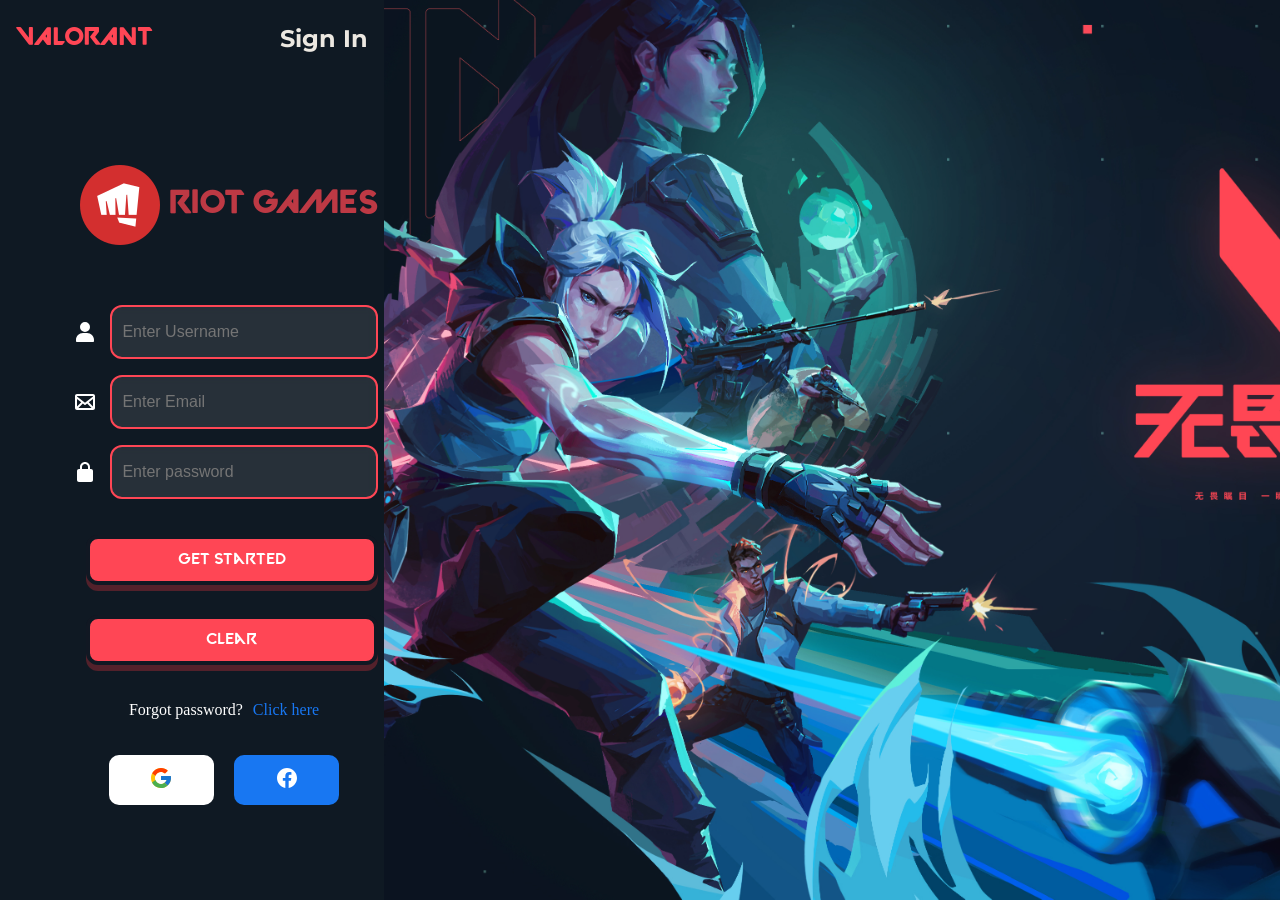
<file: index.html>
<!DOCTYPE html>
<html lang="en">
<head>
   <meta charset="UTF-8">
   <meta name="viewport" content="width=device-width, initial-scale=1.0">
   <title>Login-form</title>

   <link rel="stylesheet" href="login.css">
   <link href='https://unpkg.com/boxicons@2.1.4/css/boxicons.min.css' rel='stylesheet'>
   <script type="text/javascript" src="login.js" defer></script>  <!-- HTML loads first, JS runs after the page is fully built -->
</head>
<body>
   <div class="container">
      <div class="form-box">

         <div class="header">
            <h1 class="game">Valorant</h1>
            <h1 class="sign-in">Sign In</h1>
         </div>

         <form action="" id="form">
            <span class="logo">
               <img src="images/riot.png" />
               <h1> Riot Games</h1>
            </span>

            <div class="wrapper">

               <div class="input-box">
                  <label for="user">
                     <svg  xmlns="http://www.w3.org/2000/svg" width="24" height="24"  fill="#ffffff" viewBox="0 0 24 24" >
                        <path d="M12 2a5 5 0 1 0 0 10 5 5 0 1 0 0-10M4 22h16c.55 0 1-.45 1-1v-1c0-3.86-3.14-7-7-7h-4c-3.86 0-7 3.14-7 7v1c0 .55.45 1 1 1"></path>
                     </svg>
                  </label>
                  <input type="text" id="userinput" placeholder="Enter Username" required>
               </div>

                <div class="input-box">
                  <label for="email">
                     <svg  xmlns="http://www.w3.org/2000/svg" width="24" height="24" fill="#ffffff" viewBox="0 0 24 24" >
                        <path d="M20 4H4c-1.1 0-2 .9-2 2v12c0 1.1.9 2 2 2h16c1.1 0 2-.9 2-2V6c0-1.1-.9-2-2-2m-8.61 10.79c.18.14.4.21.61.21s.43-.07.61-.21l1.55-1.21L18.58 18H5.41l4.42-4.42 1.55 1.21ZM20 6v.51l-8 6.22-8-6.22V6zm0 3.04v7.54l-4.24-4.24zm-11.76 3.3L4 16.58V9.04zM20 18"></path>
                     </svg>
                  </label>
                  <input type="text" id="email" placeholder="Enter Email" required>
               </div>
               

               <div class="input-box">
                  <label for="password">
                     <svg  xmlns="http://www.w3.org/2000/svg" width="24" height="24"  fill="#ffffff" viewBox="0 0 24 24" >
                        <path d="M6 22h12c1.1 0 2-.9 2-2v-9c0-1.1-.9-2-2-2h-1V7c0-2.76-2.24-5-5-5S7 4.24 7 7v2H6c-1.1 0-2 .9-2 2v9c0 1.1.9 2 2 2M9 7c0-1.65 1.35-3 3-3s3 1.35 3 3v2H9z"></path>
                     </svg>
                  </label>
               <input type="password" id="pwd" placeholder="Enter password" required>
               </div>
            </div>

            <div class="butt">
               <div class="button">
                  <button type="submit" class="sub">Get Started</button><br />
               </div>

               <div id="errorContainer"></div>

               <div class="button">
                  <button type="reset" class="cls">Clear</button>
               </div>
            </div>
            
             <div class="forget-link">
               <p>Forgot password?</p><a href="#">Click here</a>
            </div>

            <div class="social-icons">
               <div class="icons">
                  <span class="google">
                     <a>
                        <svg xmlns="http://www.w3.org/2000/svg" x="0px" y="0px" width="24" height="24" viewBox="0 0 48 48">
                           <path fill="#FFC107" d="M43.611,20.083H42V20H24v8h11.303c-1.649,4.657-6.08,8-11.303,8c-6.627,0-12-5.373-12-12c0-6.627,5.373-12,12-12c3.059,0,5.842,1.154,7.961,3.039l5.657-5.657C34.046,6.053,29.268,4,24,4C12.955,4,4,12.955,4,24c0,11.045,8.955,20,20,20c11.045,0,20-8.955,20-20C44,22.659,43.862,21.35,43.611,20.083z"></path><path fill="#FF3D00" d="M6.306,14.691l6.571,4.819C14.655,15.108,18.961,12,24,12c3.059,0,5.842,1.154,7.961,3.039l5.657-5.657C34.046,6.053,29.268,4,24,4C16.318,4,9.656,8.337,6.306,14.691z"></path><path fill="#4CAF50" d="M24,44c5.166,0,9.86-1.977,13.409-5.192l-6.19-5.238C29.211,35.091,26.715,36,24,36c-5.202,0-9.619-3.317-11.283-7.946l-6.522,5.025C9.505,39.556,16.227,44,24,44z"></path><path fill="#1976D2" d="M43.611,20.083H42V20H24v8h11.303c-0.792,2.237-2.231,4.166-4.087,5.571c0.001-0.001,0.002-0.001,0.003-0.002l6.19,5.238C36.971,39.205,44,34,44,24C44,22.659,43.862,21.35,43.611,20.083z"></path>
                        </svg>
                     </a>
                  </span>
               </div>
                 
               <div class="icons">
                  <span class="facebook">
                     <a href="#">
                        <svg  xmlns="http://www.w3.org/2000/svg" width="24" height="24"  fill="#ffffff" viewBox="0 0 24 24" >
                           <path d="M12 2.06c-5.5 0-10 4.5-10 10 0 4.94 3.61 9.06 8.33 9.89l.06-.05h-.06v-7.06h-2.5v-2.78h2.5V9.84c0-2.5 1.61-3.89 3.89-3.89.72 0 1.5.11 2.22.22v2.56h-1.28c-1.22 0-1.5.61-1.5 1.39v1.94h2.67l-.44 2.78h-2.22v7.06h-.06l.06.05c4.72-.83 8.33-4.94 8.33-9.89 0-5.5-4.5-10-10-10"></path>
                        </svg>
                     </a>
                  </span>
               </div>
                     
            </div>
         </form>
       </div>

      <div class="pic"></div>
   </div>
   

</body>
</html>
</file>
<file: login.css>
@import url('https://fonts.googleapis.com/css2?family=Montserrat:ital,wght@0,100..900;1,100..900&display=swap');

:root {
   --color: #111823;
   --primary-red: #FF4655;
   --alternative-dark: #0f1923;
   --off-white-text: #ECE8E1;

   --darker-red: #BD3944;
   --darkest-red: #53212B;
}

@font-face {
   font-family: 'valo';
   src: url('font/valo.ttf') format('truetype');
}



*{
   margin: 0;
   padding: 0;
}

body {
   min-height: 100vh;

   display: flex;
   flex-direction: column;
   background-color: black;

   justify-content: center;
   align-items: center;

   overflow: hidden;
}

.container {
   display: flex;
   width: 100%;
   height: 100vh;
   align-items: stretch;   /* ADD THIS */
}

.form-box .header{
   padding: 1.5rem 1rem;
   display: flex;
   justify-content: space-between;
   align-items: center;
   
}

.header .game{
   font-family: 'valo', sans-serif;
   color: var(--primary-red);
   font-size: 1.5rem;
   text-transform: uppercase ;
   text-align: left;
}

.header .sign-in{
   font-family: "Montserrat", sans-serif;
   color: var(--off-white-text);
   font-size: 1.5rem;
   text-align: right;
}

.form-box {
   width: 30%;
   display: flex;
   flex-direction: column;
   background-color: var(--alternative-dark);   
}

form{
   width: min(500px, 100%);
   height: 100%;
   display: flex;
   flex-direction: column;
   align-items: center;
   padding: 5rem 1.5rem 1.5rem 2rem;
 
   gap: 20px;
  
}

.form-box .logo{
   width: 100%;
   display: flex;
   flex-direction: row;
   justify-content: center;
   padding-bottom: 2rem;
  
   align-items: center;
}
 
span h1{
   font-family: 'valo', sans-serif;
   font-size: 2rem;
  
   color: var(--darker-red);
   text-transform: uppercase;
}

.wrapper{
   display: flex;
   width: 100%;
   justify-content: center;
   flex-direction: column;
   align-items: center;
}



form label{
   flex-shrink: 0;
   height: 30px;
   width: 30px;

   display: flex;
   justify-content: center;
   align-items: center;
   font-size: 1rem;
}

.input-box{
   width: 80%;
   display: flex;
   justify-content: center;
   padding-bottom: 1rem;
   align-items: center;
   gap: 10px;
}

.input-box input {
   width: 100%;
   height: 50px;

   background: rgba(255,255,255,0.1);
   color: white;

   padding: 0 10px;

   border: 2px solid var(--primary-red);
   border-radius: 12px;

   font-size: 1rem;

   backdrop-filter: blur(5px);

   transition: 150ms ease;
}

.input-box input:hover{
   border-color: #14FFB1;
}

.input-box input:focus{
   border-color: #14FFB1;
   outline: none;
}

form .butt{
   display: flex;
   
   width: 80%;
   flex-direction: column;
   
}

.butt .button{
   display: flex;
   justify-content: right;
   align-items: center;
}

.button button:hover{
   color: darkblue;
}


.button .sub, .cls{
   width: 95%;
   height: 50px;
   padding: .5rem;

   font-family: 'valo', sans-serif;
   background: var(--primary-red);
   color: white;

   border: 4px solid var(--color);
   border-radius: 12px;

   font-size: 1rem;

   backdrop-filter: blur(10px);

   cursor: pointer; /* ADDED: pointer cursor on hover */
   transition: transform 100ms ease,   /* moves animates in 0.1sec in ease (start fast, slow down)*/
               background-color 150ms ease,  /* animate background color in 0.15secs*/
               box-shadow 150ms ease; /* ADDED: smooth transition */
   
   box-shadow: 0 6px 0 var(--darkest-red); /* ADDED: 3D shadow effect */
}

/* ADDED: button lifts up on hover */
.button .sub:hover, .cls:hover {
   background: var(--darker-red);
   transform: translateY(-2px);
   box-shadow: 0 8px 0 var(--darkest-red);
}

/* ADDED: button press down effect on click */
.button .sub:active, .cls:active {
   transform: translateY(4px); /* moves down */
   box-shadow: 0 2px 0 var(--darkest-red); /* shadow shrinks */
   background: var(--darkest-red); /* darkens on press */
}

.forget-link{
   padding: 1rem;
   display: flex;
   align-items: center;
   font-size: 1rem;
   gap: 10px;
}

.forget-link p {
   color: white;
}

.forget-link a {
   color:#1877f2;
   text-decoration: none;
}

.forget-link a:hover{
   text-decoration: underline;
   color: #36D6B3;
}

form .social-icons{
   display: flex;
   flex-direction: row;
   align-items: center;
   width: 60%;
   gap: 20px;
}

.social-icons .icons {
   display: flex;
   width: 50%;
   height: 50px;
}

.icons .google:hover{
   background-color: #36D6B3;
}

.icons .facebook:hover{
   background-color: #36D6B3;
}

.icons .google{
   display: flex;
   width: 100%;
   height: 100%;
   border-radius: 10px;
   justify-content: center;
   align-items: center;
   background-color: white;

}

.facebook{
   display: flex;
   width: 100%;
   height: 100%;
   border-radius: 10px;
   justify-content: center;
   align-items: center;
   background-color: #1877f2;

}

.container .pic {
   width: 70%;
   height: 100vh;        
   background-image: url('images/login-bg.jpg');
   background-repeat: no-repeat;
   background-position: 45% center;
   background-size: cover;
   align-self:stretch;   
}

/* ADDED: error message between buttons */
#errorContainer {
   width: 95%;
   text-align: center;
   font-family: 'Montserrat', sans-serif;
   font-size: 1rem;
   color: #FF4655;
   min-height: 20px; /* keeps layout stable when empty */
   padding: 0.3rem 0;
}
</file>
